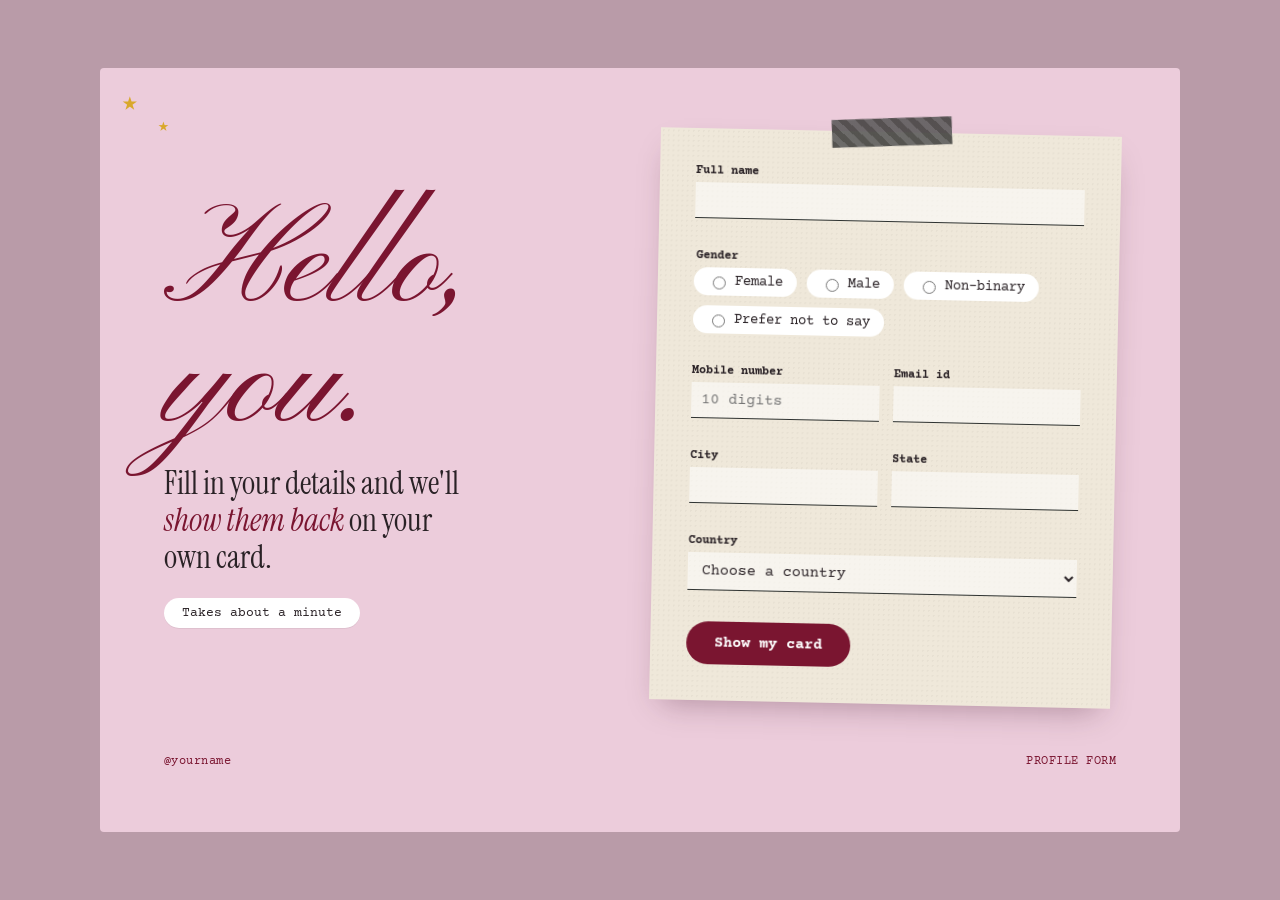
<file: index.html>
<!DOCTYPE html>
<html lang="en">
<head>
<meta charset="UTF-8">
<meta name="viewport" content="width=device-width, initial-scale=1">
<title>Tell us about you</title>
<link rel="stylesheet" href="style.css">
</head>
<body>
<main class="slide">
  <span class="star" style="top:18px;left:22px">★</span>
  <span class="star" style="top:46px;left:58px;font-size:18px">★</span>
  <section>
    <h1 class="script">Hello, you.</h1>
    <p class="lede">Fill in your details and we'll <i>show them back</i> on your own card.</p>
    <span class="pill">Takes about a minute</span>
  </section>

  <form class="paper" id="profileForm" novalidate>
    <div class="f">
      <label for="name">Full name</label>
      <input id="name" name="name" type="text" autocomplete="name" required>
      <div class="err" data-for="name"></div>
    </div>

    <fieldset>
      <legend>Gender</legend>
      <div class="radios">
        <label><input type="radio" name="gender" value="Female"> Female</label>
        <label><input type="radio" name="gender" value="Male"> Male</label>
        <label><input type="radio" name="gender" value="Non-binary"> Non-binary</label>
        <label><input type="radio" name="gender" value="Prefer not to say"> Prefer not to say</label>
      </div>
      <div class="err" data-for="gender"></div>
    </fieldset>

    <div class="row">
      <div class="f">
        <label for="mobile">Mobile number</label>
        <input id="mobile" name="mobile" type="tel" inputmode="numeric" maxlength="10" autocomplete="tel-national" placeholder="10 digits">
        <div class="err" data-for="mobile"></div>
      </div>
      <div class="f">
        <label for="email">Email id</label>
        <input id="email" name="email" type="email" autocomplete="email">
        <div class="err" data-for="email"></div>
      </div>
    </div>

    <div class="row">
      <div class="f">
        <label for="city">City</label>
        <input id="city" name="city" type="text" autocomplete="address-level2">
        <div class="err" data-for="city"></div>
      </div>
      <div class="f">
        <label for="state">State</label>
        <input id="state" name="state" type="text" autocomplete="address-level1">
        <div class="err" data-for="state"></div>
      </div>
    </div>

    <div class="f">
      <label for="country">Country</label>
      <select id="country" name="country">
        <option value="">Choose a country</option>
        <option>India</option><option>United States</option><option>United Kingdom</option>
        <option>Canada</option><option>Australia</option><option>Singapore</option>
        <option>United Arab Emirates</option><option>Germany</option><option>Other</option>
      </select>
      <div class="err" data-for="country"></div>
    </div>

    <button class="btn" type="submit">Show my card</button>
  </form>

  <div class="footer"><span>@yourname</span><span>PROFILE FORM</span></div>
</main>

<script>
const form = document.getElementById('profileForm');
const rules = {
  name:    v => v.trim().length >= 2 && /^[A-Za-z][A-Za-z .'-]*$/.test(v.trim()) || 'Enter your full name using letters only.',
  gender:  v => !!v || 'Pick one option.',
  mobile:  v => /^[6-9]\d{9}$/.test(v) || 'Enter a 10-digit mobile number starting with 6, 7, 8 or 9.',
  email:   v => /^[^\s@]+@[^\s@]+\.[^\s@]{2,}$/.test(v.trim()) || 'Enter an email like name@example.com.',
  city:    v => v.trim().length >= 2 || 'Enter your city.',
  state:   v => v.trim().length >= 2 || 'Enter your state.',
  country: v => !!v || 'Choose your country.'
};
function value(name){
  if (name === 'gender') { const r = form.querySelector('input[name=gender]:checked'); return r ? r.value : ''; }
  return form.elements[name].value;
}
function check(name){
  const res = rules[name](value(name));
  const msg = res === true ? '' : res;
  form.querySelector('[data-for="' + name + '"]').textContent = msg;
  const el = form.elements[name];
  if (el && el.classList) el.classList.toggle('invalid', !!msg);
  return !msg;
}
form.elements.mobile.addEventListener('input', e => { e.target.value = e.target.value.replace(/\D/g, ''); });
Object.keys(rules).forEach(n => {
  const el = form.elements[n];
  (el.length !== undefined && !el.tagName ? Array.from(el) : [el]).forEach(x => x.addEventListener('change', () => check(n)));
});
form.addEventListener('submit', e => {
  e.preventDefault();
  const ok = Object.keys(rules).map(check).every(Boolean);
  if (!ok) { form.querySelector('.invalid, .err:not(:empty)')?.scrollIntoView({block:'center'}); return; }
  const data = {};
  Object.keys(rules).forEach(n => data[n] = value(n).trim());
  try { localStorage.setItem('profileData', JSON.stringify(data)); }
  catch (_) { sessionStorage.setItem('profileData', JSON.stringify(data)); }
  window.location.href = 'display.html';
});
</script>
</body>
</html>
</file>
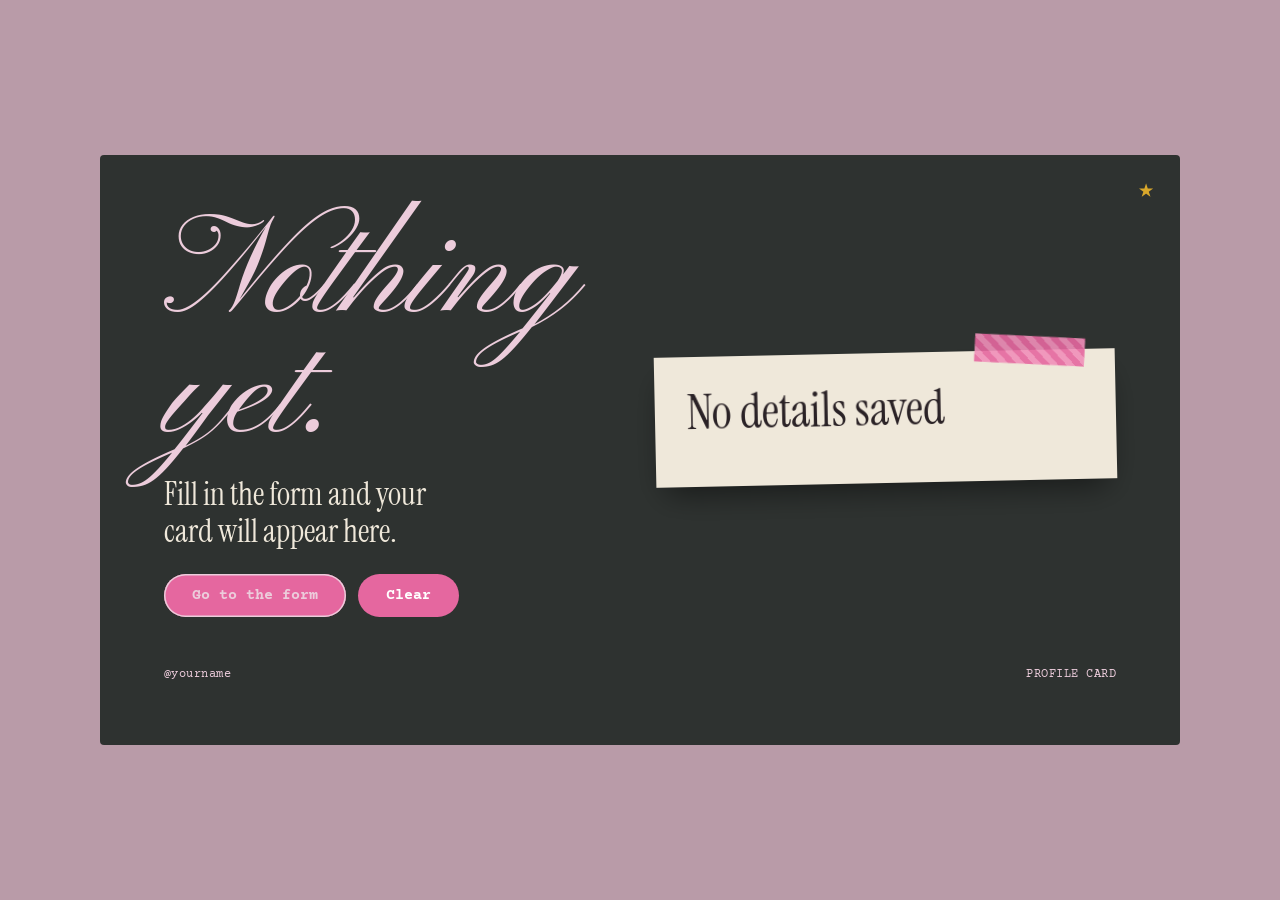
<file: Display.html>
<!DOCTYPE html>
<html lang="en">
<head>
<meta charset="UTF-8">
<meta name="viewport" content="width=device-width, initial-scale=1">
<title>Your card</title>
<link rel="stylesheet" href="style.css">
</head>
<body>
<main class="slide dark">
  <span class="star" style="top:18px;right:26px">★</span>
  <section>
    <h1 class="script" id="greeting">Hello.</h1>
    <p class="lede" id="lede">Here's what you <i>told us</i>.</p>
    <div class="actions">
      <a class="btn ghost" href="index.html">Edit details</a>
      <button class="btn" id="clear" type="button">Clear</button>
    </div>
  </section>

  <article class="card" id="card" aria-live="polite">
    <h2 id="cName"></h2>
    <dl id="list"></dl>
  </article>

  <div class="footer"><span>@yourname</span><span>PROFILE CARD</span></div>
</main>

<script>
const labels = [['gender','Gender'],['mobile','Mobile'],['email','Email id'],['city','City'],['state','State'],['country','Country']];
function load(){
  try { return JSON.parse(localStorage.getItem('profileData') || sessionStorage.getItem('profileData')); }
  catch (_) { return null; }
}
function render(){
  const d = load();
  const card = document.getElementById('card');
  const list = document.getElementById('list');
  list.innerHTML = '';
  if (!d) {
    document.getElementById('greeting').textContent = 'Nothing yet.';
    document.getElementById('lede').textContent = 'Fill in the form and your card will appear here.';
    document.getElementById('cName').textContent = 'No details saved';
    document.getElementById('clear').hidden = true;
    const a = document.querySelector('.actions a'); a.textContent = 'Go to the form';
    return;
  }
  document.getElementById('greeting').textContent = 'Hi, ' + d.name.split(' ')[0] + '.';
  document.getElementById('cName').textContent = d.name;
  labels.forEach(([k, l]) => {
    const dt = document.createElement('dt'); dt.textContent = l;
    const dd = document.createElement('dd'); dd.textContent = d[k];
    list.append(dt, dd);
  });
}
document.getElementById('clear').addEventListener('click', () => {
  try { localStorage.removeItem('profileData'); sessionStorage.removeItem('profileData'); } catch (_) {}
  render();
});
render();
</script>
</body>
</html>
</file>
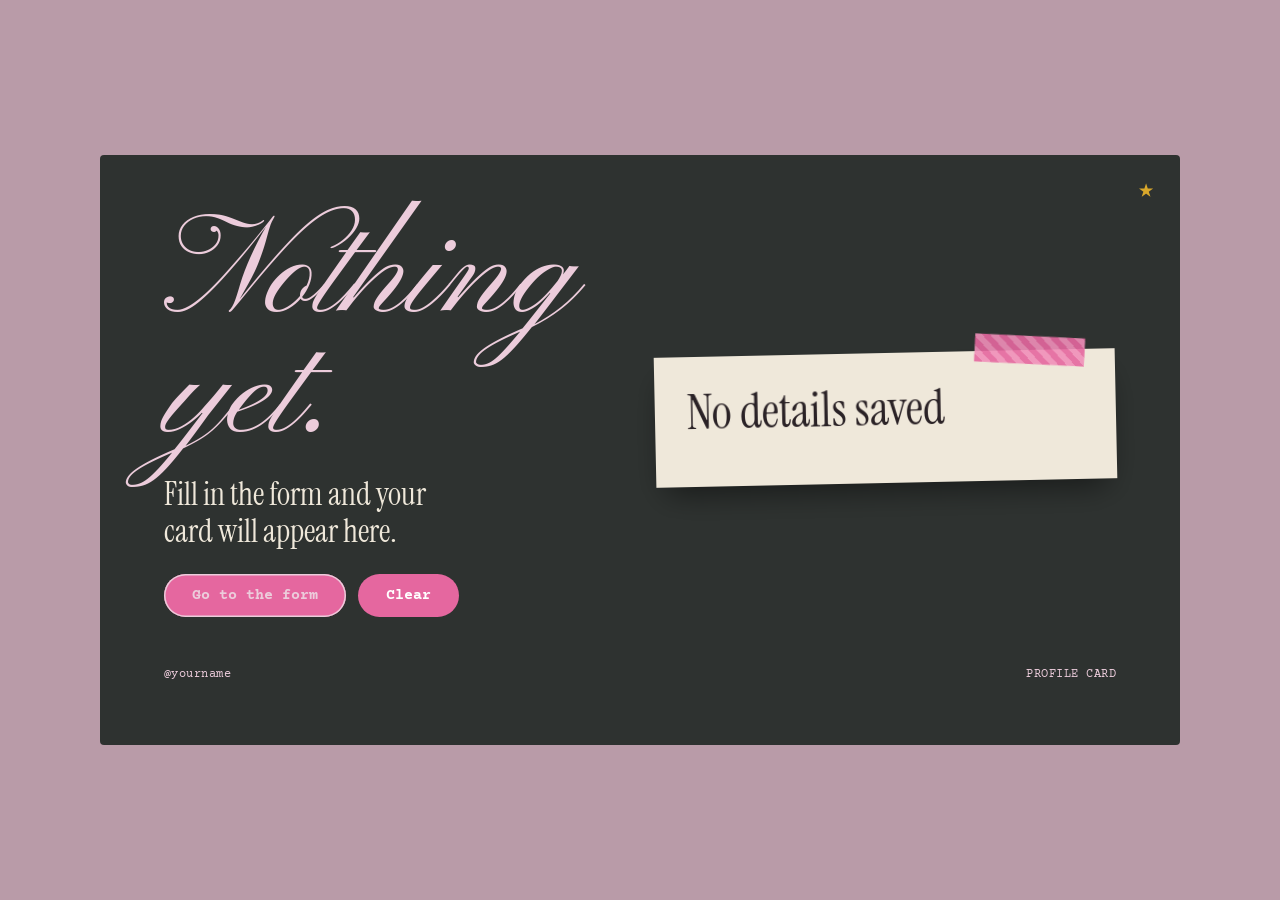
<file: display.html>
<!DOCTYPE html>
<html lang="en">
<head>
<meta charset="UTF-8">
<meta name="viewport" content="width=device-width, initial-scale=1">
<title>Your card</title>
<link rel="stylesheet" href="style.css">
</head>
<body>
<main class="slide dark">
  <span class="star" style="top:18px;right:26px">★</span>
  <section>
    <h1 class="script" id="greeting">Hello.</h1>
    <p class="lede" id="lede">Here's what you <i>told us</i>.</p>
    <div class="actions">
      <a class="btn ghost" href="index.html">Edit details</a>
      <button class="btn" id="clear" type="button">Clear</button>
    </div>
  </section>

  <article class="card" id="card" aria-live="polite">
    <h2 id="cName"></h2>
    <dl id="list"></dl>
  </article>

  <div class="footer"><span>@yourname</span><span>PROFILE CARD</span></div>
</main>

<script>
const labels = [['gender','Gender'],['mobile','Mobile'],['email','Email id'],['city','City'],['state','State'],['country','Country']];
function load(){
  try { return JSON.parse(localStorage.getItem('profileData') || sessionStorage.getItem('profileData')); }
  catch (_) { return null; }
}
function render(){
  const d = load();
  const card = document.getElementById('card');
  const list = document.getElementById('list');
  list.innerHTML = '';
  if (!d) {
    document.getElementById('greeting').textContent = 'Nothing yet.';
    document.getElementById('lede').textContent = 'Fill in the form and your card will appear here.';
    document.getElementById('cName').textContent = 'No details saved';
    document.getElementById('clear').hidden = true;
    const a = document.querySelector('.actions a'); a.textContent = 'Go to the form';
    return;
  }
  document.getElementById('greeting').textContent = 'Hi, ' + d.name.split(' ')[0] + '.';
  document.getElementById('cName').textContent = d.name;
  labels.forEach(([k, l]) => {
    const dt = document.createElement('dt'); dt.textContent = l;
    const dd = document.createElement('dd'); dd.textContent = d[k];
    list.append(dt, dd);
  });
}
document.getElementById('clear').addEventListener('click', () => {
  try { localStorage.removeItem('profileData'); sessionStorage.removeItem('profileData'); } catch (_) {}
  render();
});
render();
</script>
</body>
</html>
</file>
<file: style.css>
@import url('https://fonts.googleapis.com/css2?family=Pinyon+Script&family=Instrument+Serif:ital@0;1&family=Courier+Prime:wght@400;700&display=swap');
:root{--mauve:#b99ba8;--blush:#ecccdb;--wine:#7a1530;--char:#2e3230;--cream:#efe8da;--pink:#e5679f;--ink:#2a2226}
*{box-sizing:border-box}
html,body{margin:0}
body{background:var(--mauve);color:var(--ink);font-family:'Courier Prime',monospace;min-height:100vh;display:grid;place-items:center;padding:clamp(12px,3vw,40px)}
.slide{position:relative;width:min(1080px,100%);background:var(--blush);border-radius:4px;padding:clamp(24px,5vw,64px);overflow:hidden;display:grid;grid-template-columns:1fr 1.05fr;gap:clamp(20px,4vw,56px);align-items:center}
.script{font-family:'Pinyon Script',cursive;color:var(--wine);font-weight:400;line-height:.85;margin:0;font-size:clamp(64px,11vw,150px)}
.serif{font-family:'Instrument Serif',serif}
.lede{font-family:'Instrument Serif',serif;font-size:clamp(22px,2.6vw,32px);line-height:1.15;margin:18px 0 0;max-width:20ch}
.lede i{color:var(--wine)}
.footer{grid-column:1/-1;display:flex;justify-content:space-between;font-size:12px;letter-spacing:.04em;color:var(--wine)}
.star{position:absolute;color:#d9a82b;font-size:26px;pointer-events:none}
.pill{display:inline-block;background:#fff;border-radius:999px;padding:8px 18px;font-size:13px;margin-top:22px;box-shadow:0 1px 0 rgba(0,0,0,.06)}
.paper{position:relative;background:var(--cream);padding:clamp(20px,3vw,36px);transform:rotate(1.2deg);box-shadow:0 14px 30px -12px rgba(60,20,40,.35);background-image:radial-gradient(rgba(0,0,0,.035) 1px,transparent 1px);background-size:5px 5px}
.paper:before{content:"";position:absolute;top:-14px;left:50%;width:120px;height:28px;transform:translateX(-50%) rotate(-3deg);background:repeating-linear-gradient(45deg,#3a3a38 0 6px,#555 6px 12px);opacity:.85}
.row{display:grid;grid-template-columns:1fr 1fr;gap:14px}
.f{display:flex;flex-direction:column;margin-bottom:14px}
label,legend{font-size:12px;margin-bottom:5px;font-weight:700}
input,select{font:inherit;font-size:15px;padding:9px 10px;border:0;border-bottom:1.5px solid var(--char);background:rgba(255,255,255,.55);border-radius:0;color:var(--ink);width:100%}
input:focus-visible,select:focus-visible,button:focus-visible,a:focus-visible{outline:2px solid var(--pink);outline-offset:2px}
fieldset{border:0;padding:0;margin:0 0 14px}
.radios{display:flex;gap:10px;flex-wrap:wrap}
.radios label{margin:0;font-weight:400;font-size:14px;display:inline-flex;align-items:center;gap:6px;background:#fff;border-radius:999px;padding:6px 14px;cursor:pointer}
.radios input{width:auto;accent-color:var(--wine)}
.err{color:#b00033;font-size:12px;min-height:14px;margin-top:3px}
.invalid{border-bottom-color:#b00033}
.btn{font:inherit;font-weight:700;background:var(--wine);color:#fff;border:0;border-radius:999px;padding:13px 28px;font-size:15px;cursor:pointer;text-decoration:none;display:inline-block}
.btn:hover{background:#5e0f25}
.btn.ghost{background:transparent;color:var(--wine);box-shadow:inset 0 0 0 1.5px var(--wine)}
.btn.ghost:hover{background:rgba(122,21,48,.08)}
/* display page */
.dark{background:var(--char);color:var(--cream)}
.dark .script{color:var(--blush)}
.dark .footer{color:var(--blush)}
.dark .lede i{color:var(--pink)}
.card{background:var(--cream);color:var(--ink);padding:clamp(18px,3vw,32px);transform:rotate(-1.2deg);box-shadow:0 16px 30px -10px rgba(0,0,0,.5);position:relative}
.card:before{content:"";position:absolute;top:-14px;right:30px;width:110px;height:28px;transform:rotate(4deg);background:repeating-linear-gradient(45deg,var(--pink) 0 6px,#f08fb9 6px 12px);opacity:.9}
.card h2{font-family:'Instrument Serif',serif;font-weight:400;font-size:clamp(32px,4vw,48px);margin:0 0 4px;line-height:1}
.card dl{margin:18px 0 0;display:grid;grid-template-columns:auto 1fr;gap:10px 18px}
.card dt{font-size:12px;font-weight:700;color:var(--wine);align-self:center}
.card dd{margin:0;font-size:16px;word-break:break-word;border-bottom:1px dashed rgba(0,0,0,.25);padding-bottom:6px}
.actions{display:flex;gap:12px;margin-top:24px;flex-wrap:wrap}
.dark .btn.ghost{color:var(--blush);box-shadow:inset 0 0 0 1.5px var(--blush)}
.dark .btn.ghost:hover{background:rgba(255,255,255,.08)}
.dark .btn{background:var(--pink)}
.dark .btn:hover{background:#d4558d}
@media(max-width:760px){.slide{grid-template-columns:1fr}.row{grid-template-columns:1fr}.paper,.card{transform:none}}
@media(prefers-reduced-motion:no-preference){.paper,.card{animation:land .6s cubic-bezier(.2,.8,.3,1) both}@keyframes land{from{opacity:0;transform:translateY(24px) rotate(4deg)}}}
</file>
